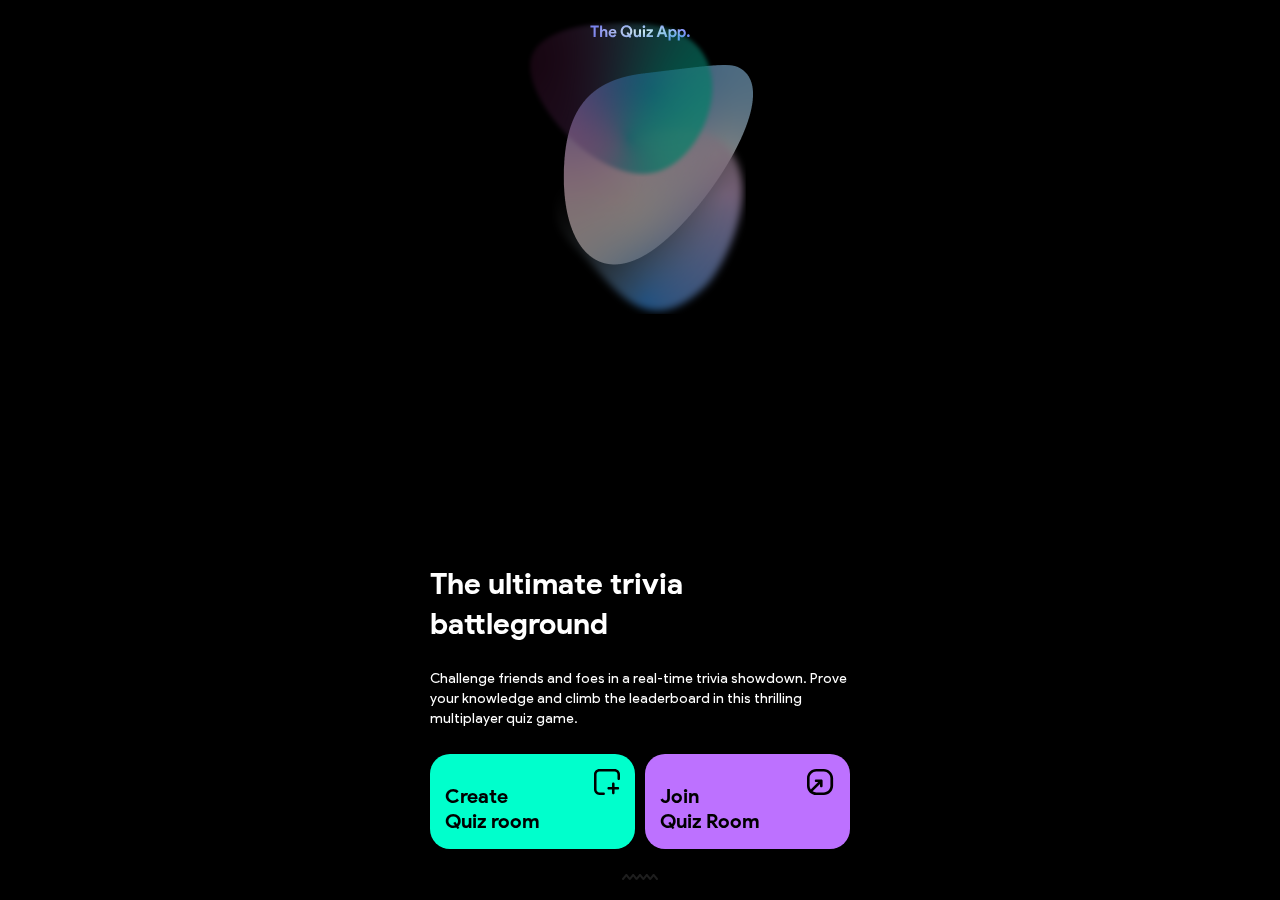
<file: index.html>
<!DOCTYPE html>
<html lang="en">
  <head>
    <meta charset="UTF-8" />
    <meta name="viewport" content="width=device-width, initial-scale=1.0" />
    <link rel="stylesheet" href="./styles/common.css" />
    <link rel="stylesheet" href="./styles/home.css" />
    <title>Quiz App</title>
  </head>
  <body class="bg-base">
    <div class="fixed top-[20px] min-w-full flex justify-center">
      <img src="./assests/bg-logo.png" />
    </div>
    <div class="max-w-[420px] mx-auto bg-base min-h-screen">
      <div
        class="mobile-home flex flex-col justify-between min-h-screen p-[20px]"
      >
        <img src="./assests/logo.svg" alt="Logo" class="mx-auto w-[7rem]" />
        <div
          class="fixed bottom-[20px] min-w-full px-[20px] flex justify-center left-0"
        >
          <div class="flex flex-col items-center gap-[25px] max-w-[420px]">
            <p class="text-[2rem] leading-[40px] font-bold self-start">
              The ultimate trivia <br />battleground
            </p>
            <p class="text-sm leading-[20px]">
              Challenge friends and foes in a real-time trivia showdown. Prove
              your knowledge and climb the leaderboard in this thrilling
              multiplayer quiz game.
            </p>
            <div class="flex gap-[10px] w-full">
              <a
                href="./pages/createQuiz.html"
                class="quiz-btn bg-[#00FFCC] w-full rounded-[20px] p-[var(--padd)] flex justify-between"
              >
                <p
                  class="text-[#000] font-bold text-[1.3rem] pt-[var(--padd)] leading-[25px]"
                >
                  Create <br />
                  Quiz room
                </p>
                <img
                  src="./assests/createQuiz.svg"
                  alt="create quiz room"
                  class="self-start top-[var(--padd)] right-[var(--padd)]"
                />
              </a>
              <a
                href="./pages/joinRoom.html"
                class="quiz-btn bg-[#BD71FF] w-full rounded-[20px] p-[var(--padd)] flex justify-between"
              >
                <p
                  class="text-[#000] font-bold text-[1.3rem] pt-[var(--padd)] leading-[25px]"
                >
                  Join <br />
                  Quiz Room
                </p>
                <img
                  src="./assests/joinQuiz.svg"
                  alt="join quiz room"
                  class="self-start top-[var(--padd)] right-[var(--padd)]"
                />
              </a>
            </div>
            <img src="./assests/seperater.svg" class="max-w-[50px]" />
            <div
              class="flex gap-[10px] justify-center border-2 rounded-[var(--padd)] border-[#fff] p-[var(--padd)] w-full"
              style="display: none"
            >
              <img src="./assests/que.svg" />
              <p class="quickQuiz">Start a quick quiz</p>
            </div>
          </div>
        </div>
      </div>
    </div>
  </body>
</html>
</file>
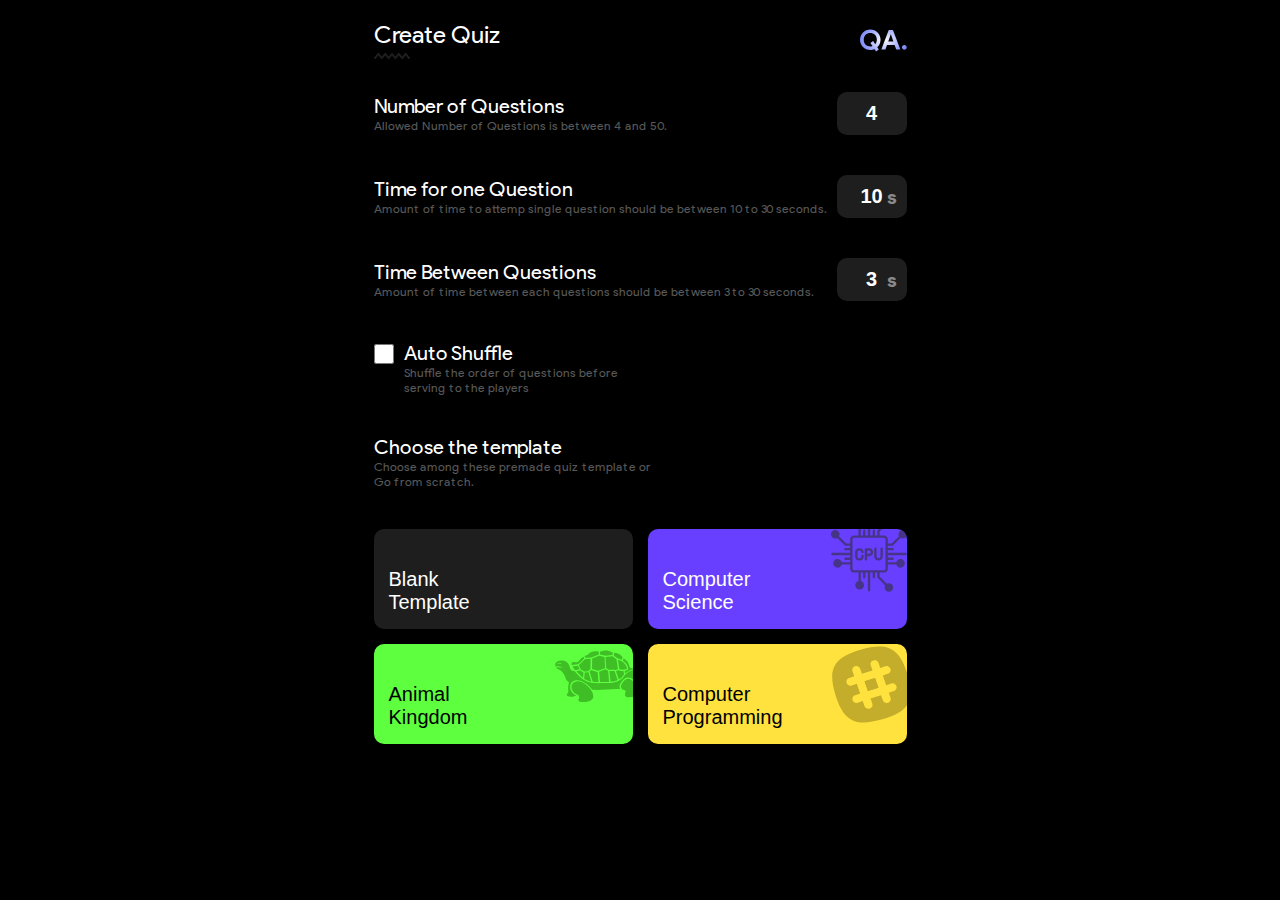
<file: pages/createQuiz.html>
<!DOCTYPE html>
<html lang="en">
  <head>
    <meta charset="UTF-8" />
    <meta name="viewport" content="width=device-width, initial-scale=1.0" />
    <link rel="stylesheet" href="../styles/common.css" />
    <link rel="stylesheet" href="../styles/createQuiz.css" />
    <title>Create Quiz</title>
  </head>
  <body>
    <div class="main-container">
      <header class="header">
        <div>
          <p class="headerTitle">Create Quiz</p>
          <img src="../assests/zigzagLine.svg" />
        </div>
        <img src="../assests/QALogo.svg" alt="Quiz App Logo" class="qaLogo" />
      </header>
      <main class="createQuizMain">
        <div class="queTimeBox">
          <div>
            <p class="headingTitle">Number of Questions</p>
            <p class="subDesc">
              Allowed Number of Questions is between 4 and 50.
            </p>
          </div>
          <input
            type="number"
            class="queTimeInput inputBg"
            value="4"
            id="noOfQue"
          />
        </div>

        <div class="queTimeBox">
          <div>
            <p class="headingTitle">Time for one Question</p>
            <p class="subDesc">
              Amount of time to attemp single question should be between 10 to
              30 seconds.
            </p>
          </div>
          <div class="inSec">
            <input
              type="number"
              class="queTimeInput inputBg"
              value="10"
              id="oneQueTime"
            />
          </div>
        </div>

        <div class="queTimeBox">
          <div>
            <p class="headingTitle">Time Between Questions</p>
            <p class="subDesc">
              Amount of time between each questions should be between 3 to 30
              seconds.
            </p>
          </div>
          <div class="inSec">
            <input
              type="number"
              class="queTimeInput inputBg"
              value="3"
              id="timeBtwQue"
            />
          </div>
        </div>

        <div class="shuffle">
          <input type="checkbox" class="shuffleInput" id="shuffleInput" />
          <div>
            <p class="headingTitle">Auto Shuffle</p>
            <p class="subDesc">
              Shuffle the order of questions before serving to the players
            </p>
          </div>
        </div>

        <div class="queTimeBox">
          <div>
            <p class="headingTitle">Choose the template</p>
            <p class="subDesc temp">
              Choose among these premade quiz template or Go from scratch.
            </p>
          </div>
        </div>

        <div class="quizCardBox">
          <button class="quizCard">
            <p class="cardTitle">
              Blank <br />
              Template
            </p>
            <img src="../assests/tick.svg" class="tickSign hide" />
          </button>

          <button class="quizCard">
            <p class="cardTitle">
              Computer <br />
              Science
            </p>
            <img src="../assests/computer-setting.svg" class="cardImg" />
            <img src="../assests/tick.svg" class="tickSign hide" />
          </button>

          <button class="quizCard">
            <p class="cardTitle blTitle">
              Animal <br />
              Kingdom
            </p>
            <img src="../assests/turtle.svg" class="cardImg" />
            <img src="../assests/tick.svg" class="tickSign hide" />
          </button>

          <button class="quizCard">
            <p class="cardTitle blTitle">
              Computer <br />
              Programming
            </p>
            <img src="../assests/slack.svg" class="cardImg" />
            <img src="../assests/tick.svg" class="tickSign hide" />
          </button>
        </div>
      </main>
    </div>
    <div class="footerOverlay">&nbsp;</div>
    <button class="createQuizNextBtn hide" id="createQuizNextBtn">Next</button>

    <script src="../scripts/createQuiz.js"></script>
  </body>
</html>
</file>
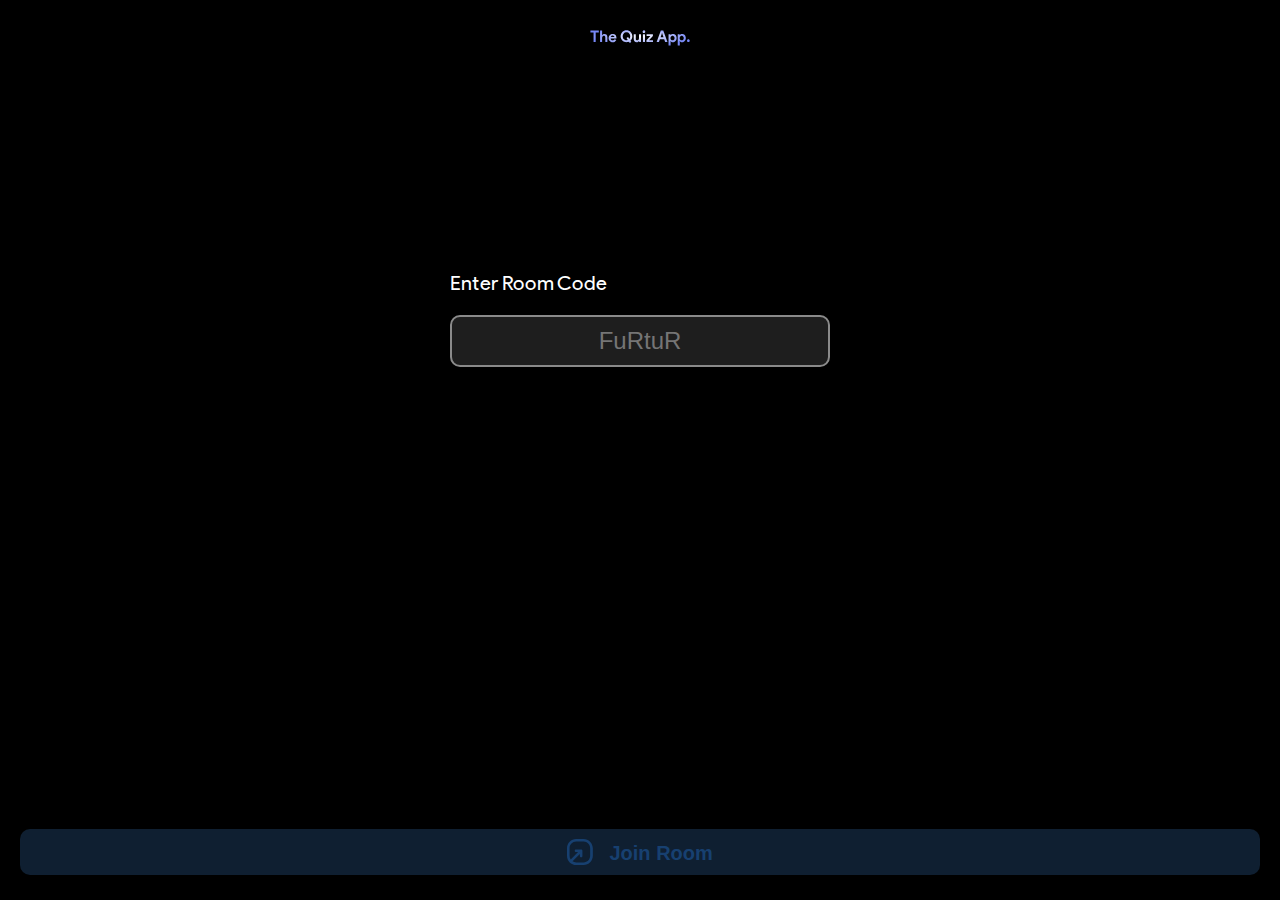
<file: pages/joinRoom.html>
<!DOCTYPE html>
<html lang="en">
  <head>
    <meta charset="UTF-8" />
    <meta name="viewport" content="width=device-width, initial-scale=1.0" />
    <link rel="stylesheet" href="../styles/common.css" />
    <link rel="stylesheet" href="../styles/joinRoom.css" />
    <link rel="stylesheet" href="../styles/loader.css" />
    <title>Join Quiz Room</title>
  </head>
  <body>
    <div class="main-container">
      <div class="logoBox">
        <img
          src="../assests/logo.svg"
          alt="Logo"
          class="mx-auto w-[7rem] logo"
        />
      </div>

      <!--in div, add joinError class to show error message -->
      <div class="contentBox">
        <p class="label">Enter Room Code</p>
        <input
          type="text"
          class="mainInput"
          id="userInput"
          placeholder="FuRtuR"
        />
      </div>

      <div class="mainBtnBox">
        <button
          type="button"
          class="bottomBtn disableBtn hostLoading"
          id="joinBtn"
          disabled
        >
          <div class="loaderBox hide" id="loaderBox">
            <div class="loader"></div>
            <p>Joining</p>
          </div>
          <img src="../assests/joinQuiz.svg" class="hide" id="enableJoinImg" />
          <img
            src="../assests/disableJoinQuiz.svg"
            class="disableJoin"
            id="disableJoinImg"
          />
          <p class="btnTitle">Join Room</p>
        </button>
      </div>
    </div>
    <script type="module" src="../scripts/joinRoom.js"></script>
  </body>
</html>
</file>
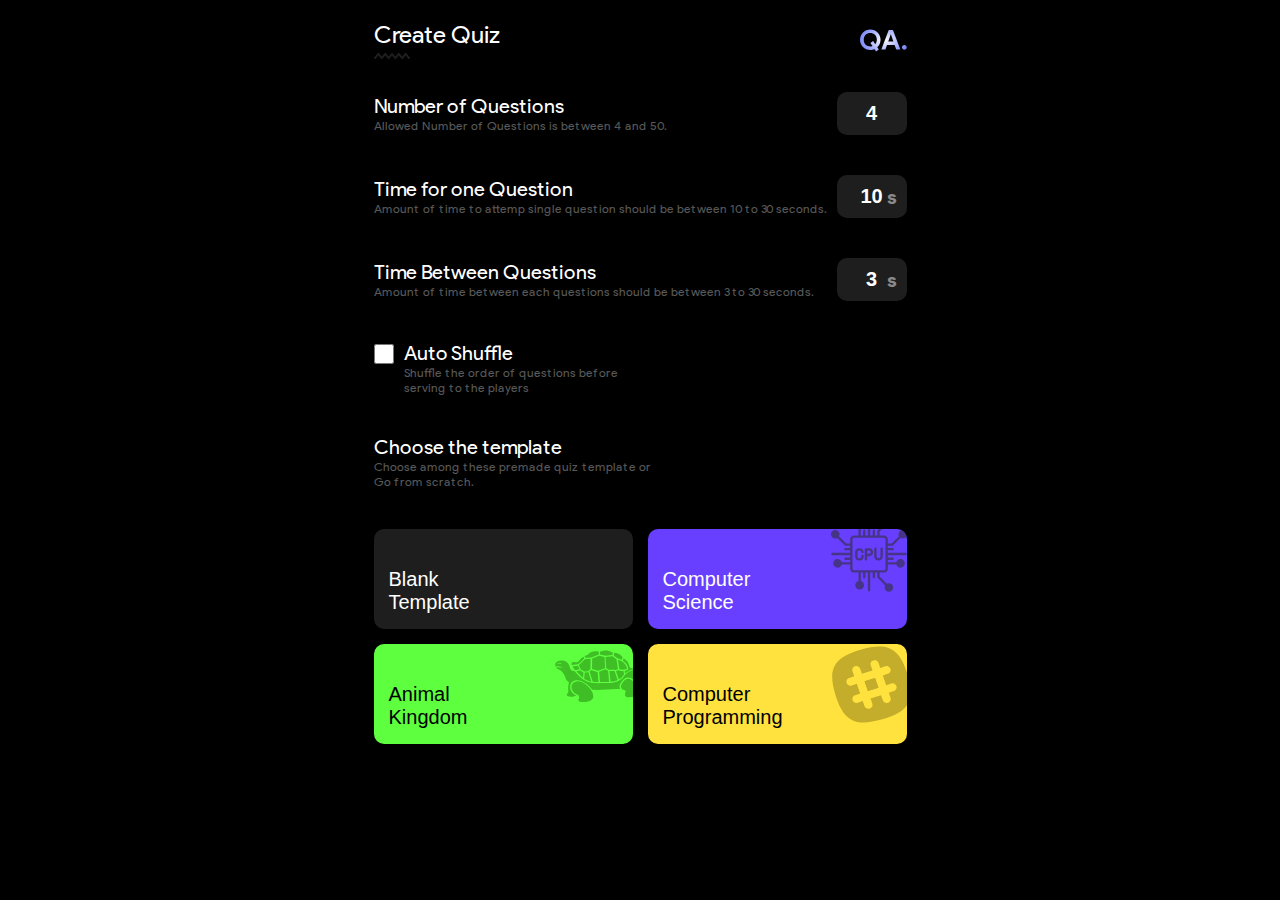
<file: pages/quizBlank.html>
<!DOCTYPE html>
<html lang="en">
  <head>
    <meta charset="UTF-8" />
    <meta name="viewport" content="width=device-width, initial-scale=1.0" />
    <link rel="stylesheet" href="../styles/quizBlank.css" />
    <link rel="stylesheet" href="../styles/common.css" />
    <link rel="stylesheet" href="../styles/loader.css" />
    <script type="module" src="../scripts/quizBlank.js" defer></script>
    <title>Create Quiz</title>
  </head>
  <body>
    <div class="main-container">
      <header class="header">
        <div>
          <p class="headerTitle">Create Quiz</p>
          <img src="../assests/zigzagLine.svg" />
        </div>
        <img src="../assests/QALogo.svg" alt="Quiz App Logo" class="qaLogo" />
      </header>
      <div class="quesCounterBox">
        <div class="queCounter">
          <p id="counter">0/8</p>
          <p>Questions</p>
        </div>
        <!-- <button class="aiGenerate">
          <img
            src="../assests/sparkle.svg"
            alt="AI Help to generate questions"
          />
        </button> -->
      </div>

      <!-- if no question then remove hide class-->
      <!-- <div class="noQuesNote">
        <p>No Questions Added Yet</p>
        <p>Add new question or <span>Generate</span> using AI</p>
      </div> -->

      <!-- question container -->
      <div class="allQuesBox" id="allQuesBox">
        <!-- <div class="quesBox"> -->
        <!-- quesBox contain one question with their option and correct option to select-->
        <!-- <div class="queSet">
            <p class="queSl">1.</p>
            <input
              type="text"
              class="question"
              placeholder="Write Your Question"
            />
            <img
              src="/assests/queDrag.svg"
              alt="Drag question"
              class="queDrag"
            />
          </div> -->

        <!-- options for the question -->
        <!-- <div class="optionBox">
            <div class="queSet">
              <p class="queSl">A.</p>
              <input type="text" class="question" placeholder="Option A" />
              <img
                src="/assests/optionDrag.svg"
                alt="Drag question"
                class="optionDrag"
              />
            </div>
            <div class="queSet">
              <p class="queSl">B.</p>
              <input type="text" class="question" placeholder="Option B" />
              <img
                src="/assests/optionDrag.svg"
                alt="Drag question"
                class="optionDrag"
              />
            </div>
            <div class="queSet">
              <p class="queSl">C.</p>
              <input type="text" class="question" placeholder="Option C" />
              <img
                src="/assests/optionDrag.svg"
                alt="Drag question"
                class="optionDrag"
              />
            </div>
            <div class="queSet">
              <p class="queSl">D.</p>
              <input type="text" class="question" placeholder="Option D" />
              <img
                src="/assests/optionDrag.svg"
                alt="Drag question"
                class="optionDrag"
              />
            </div>
          </div>

          <div class="correctOptionBox">
            <p class="headingTitle">Choose Correct Option</p>
            <div class="correctOpt">
              <button class="activeOption">A</button>
              <button>B</button>
              <button>C</button>
              <button>D</button>
            </div>
          </div>
        </div> -->
      </div>
      <!-- end of question container -->

      <div class="actionBtnBox">
        <div class="actionBtn">
          <button class="queDeleteBtn invisible" id="queDeleteBtn">
            <img src="../assests/delete.svg" alt="Add Question" />
          </button>
          <button class="addQues hide" id="addQues">
            <img src="../assests/addBtn.svg" alt="Add Question" />
          </button>
          <button class="hostQuiz hostLoading" id="hostQuiz">
            <div class="loaderBox hide" id="loaderBox">
              <div class="loader"></div>
              <p>Hosting</p>
            </div>
            <div class="hostImg">
              <img src="../assests/host.svg" /> Host Quiz
            </div>
          </button>
        </div>
      </div>

      <div class="aiOverlay hide" id="aiOverlay">
        <div class="aiBox">
          <div class="loading hostLoading">
            <div class="loader"></div>
            <p>Generating Question</p>
          </div>
          <button class="cancelAiQue" id="cancelAiQue">Cancel</button>
        </div>
      </div>
    </div>
  </body>
</html>
</file>
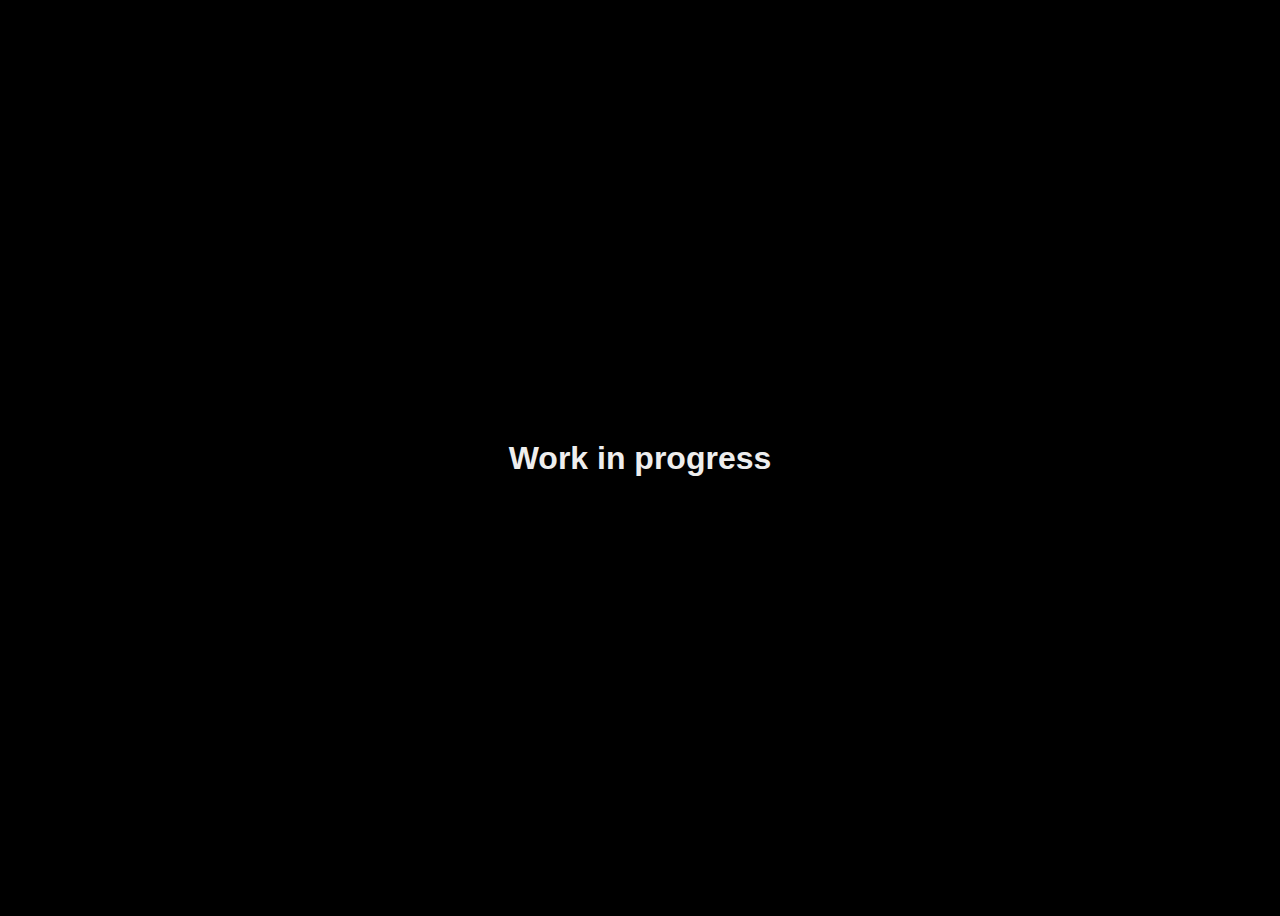
<file: pages/stillProgress.html>
<!DOCTYPE html>
<html lang="en">
  <head>
    <meta charset="UTF-8" />
    <meta name="viewport" content="width=device-width, initial-scale=1.0" />
    <title>Work in progress</title>
    <style>
      body {
        font-family: sans-serif;
        background-color: #000;
        color: #eee;
        display: flex;
        justify-content: center;
        align-items: center;
        min-height: 100vh;
      }
    </style>
  </head>
  <body>
    <h1>Work in progress</h1>
  </body>
</html>
</file>
<file: styles/common.css>
@font-face {
  font-family: "Product Sans";

  src: local("Product Sans Bold"), local("ProductSans-Bold"),
    url("/assests/fonts/subset-ProductSans-Bold.woff2") format("woff2"),
    url("/assests/fonts/subset-ProductSans-Bold.woff") format("woff");

  font-weight: bold;

  font-style: normal;

  font-display: swap;
}

@font-face {
  font-family: "Product Sans";

  src: local("Product Sans"), local("ProductSans-Regular"),
    url("/assests/fonts/subset-ProductSans-Regular.woff2") format("woff2"),
    url("/assests/fonts/subset-ProductSans-Regular.woff") format("woff");

  font-weight: normal;

  font-style: normal;

  font-display: swap;
}

@font-face {
  font-family: "Product Sans";

  src: local("Product Sans Italic"), local("ProductSans-Italic"),
    url("/assests/fonts/subset-ProductSans-Italic.woff2") format("woff2"),
    url("/assests/fonts/subset-ProductSans-Italic.woff") format("woff");

  font-weight: normal;

  font-style: italic;

  font-display: swap;
}

@font-face {
  font-family: "Product Sans";

  src: local("Product Sans Bold Italic"), local("ProductSans-BoldItalic"),
    url("/assests/fonts/subset-ProductSans-BoldItalic.woff2") format("woff2"),
    url("/assests/fonts/subset-ProductSans-BoldItalic.woff") format("woff");

  font-weight: bold;

  font-style: italic;

  font-display: swap;
}

* {
  margin: 0;
  padding: 0;
  box-sizing: border-box;
}

html {
  font-size: 62.5%;
  font-family: "Product Sans", sans-serif;
}

:root {
  --padd: 15px;
  --color: #fff;
  --enableBtn: #3e98ff;
  --disableBtn: #0f1f31;
  --disableBtnText: #174070;
  --inputBorderColor: #8a8a8a;
  --inputBgColor: #1e1e1e;
  --inputPadding: 10px 15px;
  --inputRadius: 10px;
  --onlinePlayerBg: #1e1e1e;
  --main: #000;
  /* --oflinePlayerBg: #0c0c0c; */
}

::-webkit-inner-spin-button {
  display: none;
}

input[type="number"]::-webkit-outer-spin-button,
input[type="number"]::-webkit-inner-spin-button {
  -webkit-appearance: none;
  margin: 0;
}

input[type="number"] {
  appearance: none;
  -moz-appearance: textfield;
}

input:focus {
  outline: 1px solid #fff;
}

button {
  border: none;
}

body {
  display: flex;
  justify-content: center;
  color: #fff;
  background-color: #000;
  min-height: 100vh;
}

.main-container {
  min-width: 420px;
  min-height: 100vh;
  padding: 20px;
}

.logoBox {
  display: flex;
  padding: 10px;
}

.logo {
  width: 10rem;
  margin: 0 auto;
}

.mainBtnBox {
  display: flex;
  justify-content: center;
  position: fixed;
  left: 0;
  padding: 0 20px;
  bottom: 25px;
  width: 100%;
}

.headingTitle {
  font-size: 2rem;
}

.enableBtn {
  background-color: var(--enableBtn);
}

.disableBtn {
  background-color: var(--disableBtn);
  color: var(--disableBtnText);
}

.btnTitle {
  font-weight: 600;
  padding-top: 3px;
}

.contentBox {
  position: relative;
  top: 25%;
}

.disableJoin {
  height: 2.6rem;
}

.inputBg {
  background-color: var(--inputBgColor);
  border: none;
  color: #fff;
}

.inputBg:focus {
  outline: none;
}

.header {
  display: flex;
  justify-content: space-between;
  align-items: center;
  gap: 10px;
}

.header {
  margin-bottom: 30px;
}

.headerTitle {
  font-size: 2.4rem;
}

.qaLogo {
  height: 2.4rem;
}

body {
  background: #000;
}

.actionBtnBox {
  background-image: linear-gradient(transparent, #000);
  display: flex;
  justify-content: center;
  position: fixed;
  left: 0;
  bottom: 0;
  width: 100%;
  height: 11rem;
  padding-top: 3rem;
  pointer-events: none;
}

.actionBtn {
  display: flex;
  align-items: center;
  justify-content: flex-end;
  gap: 10px;
  width: 420px;
  padding: 0 20px;
}

.actionBtn button {
  cursor: pointer;
  pointer-events: all;
}

.hostQuiz {
  display: flex;
  align-items: center;
  gap: 5px;
  font-size: 1.6rem;
  font-weight: 550;
  padding: 10px 20px;
  border-radius: 4rem;
  background-color: #3e98ff;
}

.queDeleteBtn {
  background-color: #e82b2b;
  height: 48px;
  width: 48px;
  border-radius: 1.2rem;
}

.addQues,
.lobbyEdit {
  display: flex;
  justify-content: center;
  align-items: center;
  height: 48px;
  width: 48px;
  border: none;
}

.avatarBox {
  /* background-color: #2e2e2e; */
  background-size: cover;
  background-repeat: no-repeat;
  display: flex;
  align-items: center;
  justify-content: center;
  padding: 2px;
  border-radius: 10px;
  height: 5rem;
  width: 5rem;
}

/* .avatarBox > img {
  height: 100%;
  width: 100%;
} */

.hostLoading {
  position: relative;
}

.loaderBox {
  position: absolute;
  top: -1%;
  left: -1%;
  width: 102%;
  height: 102%;
  border-radius: 4rem;
  background-color: #070d14;
  color: #7687f6;
  display: flex;
  align-items: center;
  justify-content: center;
  gap: 10px;
  padding: 5px;
}

@media only screen and (max-width: 420px) {
  .main-container {
    min-width: unset;
    width: 100%;
    transform: unset;
    margin: unset;
  }
}

.remove {
  animation: removeCard 300ms forwards;
}

@keyframes removeCard {
  0% {
    transform: translateX(0);
  }

  100% {
    transform: translateX(-140%);
  }
}

.error {
  outline: 1px solid red;
}

.hide {
  display: none;
}

.invisible {
  visibility: hidden;
}
</file>
<file: styles/home.css>
.fixed {
  position: fixed;
}

.bottom-\[20px\] {
  bottom: 20px;
}

.left-0 {
  left: 0px;
}

.right-\[var\(--padd\)\] {
  right: var(--padd);
}

.top-\[20px\] {
  top: 20px;
}

.top-\[var\(--padd\)\] {
  top: var(--padd);
}

.mx-auto {
  margin-left: auto;
  margin-right: auto;
}

.flex {
  display: flex;
}

.min-h-screen {
  min-height: 100vh;
}

.w-\[7rem\] {
  width: 10rem;
  margin-top: 5px;
}

.w-full {
  width: 100%;
}

.min-w-full {
  min-width: 100%;
}

.max-w-\[420px\] {
  max-width: 420px;
}

.max-w-\[50px\] {
  max-width: 50px;
}

.flex-col {
  flex-direction: column;
}

.items-center {
  align-items: center;
}

.justify-center {
  justify-content: center;
}

.justify-between {
  justify-content: space-between;
}

.gap-\[10px\] {
  gap: 10px;
}

.gap-\[25px\] {
  gap: 25px;
}

.self-start {
  align-self: flex-start;
}

.rounded-\[20px\] {
  border-radius: 20px;
}

.rounded-\[var\(--padd\)\] {
  border-radius: var(--padd);
}

.border-2 {
  border: 2px solid #fff;
}

.border-\[\#fff\] {
  --tw-border-opacity: 1;
  border-color: rgb(255 255 255 / var(--tw-border-opacity));
}

.bg-\[\#00FFCC\] {
  --tw-bg-opacity: 1;
  background-color: rgb(0 255 204 / var(--tw-bg-opacity));
}

.bg-\[\#BD71FF\] {
  --tw-bg-opacity: 1;
  background-color: rgb(189 113 255 / var(--tw-bg-opacity));
}

.bg-base {
  --tw-bg-opacity: 1;
  background-color: rgb(0 0 0 / var(--tw-bg-opacity));
}

.p-\[20px\] {
  padding: 20px;
}

.p-\[var\(--padd\)\] {
  padding: var(--padd);
}

.px-\[20px\] {
  padding-left: 20px;
  padding-right: 20px;
}

.pt-\[var\(--padd\)\] {
  padding-top: var(--padd);
}

.text-\[1\.3rem\] {
  font-size: 2rem;
}

.text-\[2rem\] {
  font-size: 3rem;
}

.text-sm {
  font-size: 1.4rem;
  line-height: 1.25rem;
}

.font-bold {
  font-weight: 700;
}

.leading-\[20px\] {
  line-height: 20px;
}

.leading-\[25px\] {
  line-height: 25px;
}

.leading-\[40px\] {
  line-height: 40px;
}

.text-\[\#000\] {
  --tw-text-opacity: 1;
  color: rgb(0 0 0 / var(--tw-text-opacity));
}

.text-\[var\(--color\)\] {
  color: var(--color);
}

.quickQuiz {
  font-size: 1.6rem;
}

.quiz-btn {
  text-decoration: none;
  /* max-height: 9rem; */
}

@media only screen and (max-width: 370px) {
  .quiz-btn {
    padding: 10px 15px;
  }

  .quiz-btn p {
    font-size: 1.6rem;
  }

  .quiz-btn img {
    width: 2.3rem;
  }
}
</file>
<file: styles/createQuiz.css>
.createQuizMain {
  display: flex;
  flex-direction: column;
  gap: 40px;
  padding-bottom: 20px;
}

.queTimeBox {
  display: flex;
  justify-content: space-between;
  align-items: center;
  gap: 10px;
}

.header {
  margin-bottom: 30px;
}

.headerTitle {
  font-size: 2.4rem;
}

.qaLogo {
  height: 2.4rem;
}

.subDesc {
  font-size: 1.2rem;
  color: #585858;
}

.queTimeInput {
  font-size: 2rem;
  padding: 10px;
  max-width: 70px;
  border-radius: 1rem;
  text-align: center;
  font-weight: 550;
}

.inSec {
  position: relative;
}

.inSec::before {
  content: "s";
  position: absolute;
  top: 50%;
  transform: translateY(-50%);
  font-size: 2rem;
  right: 10px;
  color: #8a8a8a;
  font-weight: 550;
}

.shuffle {
  display: flex;
  gap: 10px;
}

.shuffle > input {
  height: 20px;
  width: 20px;
  margin-top: 3px;
  margin-bottom: auto;
}

.shuffle .subDesc,
.temp {
  width: 75%;
}

.quizCardBox {
  display: grid;
  grid-template-columns: 1fr 1fr;
  gap: 15px;
}

.quizCard {
  color: var(--color);
  text-align: left;
  height: 100px;
  padding: 15px;
  border-radius: 1rem;
  cursor: pointer;
  border: none;
  position: relative;
  overflow: hidden;
}

.cardTitle {
  font-size: 2rem;
  position: absolute;
  bottom: 15px;
  z-index: 1;
}

.quizCard:nth-child(1) {
  background-color: var(--inputBgColor);
}

.quizCard:nth-child(2) {
  background-color: #683eff;
}

.quizCard:nth-child(3) {
  background-color: #5eff3e;
}

.quizCard:nth-child(4) {
  background-color: #ffe23e;
}

.cardImg {
  position: absolute;
  top: 0;
  right: 0;
}

.blTitle {
  color: #000;
}

.footerOverlay {
  background-image: linear-gradient(transparent, #000 95%);
  height: 70px;
  width: 100%;
  position: fixed;
  bottom: -10px;
  left: 0;
  pointer-events: none;
}

.active-card {
  outline: 2px solid var(--color);
}

.tickSign {
  position: absolute;
  top: 10px;
  right: 10px;
}

.createQuizNextBtn {
  position: fixed;
  bottom: 40px;
  left: 50%;
  transform: translateX(-50%);
  font-size: 2rem;
  padding: 20px 40px;
  border-radius: 5rem;
  border: none;
  cursor: pointer;
  z-index: 5;
}

/* .shuffleInput {
  accent-color: white;
} */
</file>
<file: styles/joinRoom.css>
body {
  display: flex;
}

.label {
  font-size: 2rem;
}

.mainInput {
  border: 2px solid var(--inputBorderColor);
  background-color: var(--inputBgColor);
  font-size: 2.4rem;
  border-radius: var(--inputRadius);
  padding: var(--inputPadding);
  text-align: center;
  width: 100%;
  color: var(--color);
  margin-top: 20px;
}

.mainInput:focus {
  outline: none;
}

.bottomBtn {
  display: flex;
  justify-content: center;
  align-items: center;
  gap: 15px;
  width: 100%;
  font-size: 2rem;
  padding: 10px 15px;
  border-radius: 10px;
  border: none;
}

.bottomBtn .loaderBox {
  border-radius: 10px;
  /* margin-top: 1px; */
}

.joinError .mainInput {
  border: 1px solid #ff8484;
  position: relative;
}

.joinError::before {
  color: #ff8484;
  content: "Invalid Room Code";
  width: 100%;
  font-size: 1.6rem;
  position: absolute;
  left: 0;
  bottom: -30px;
  text-align: center;
}
</file>
<file: styles/loader.css>
/* HTML: <div class="loader"></div> */
.loader {
  width: 25px;
  height: 25px;
  padding: 5px;
  border-radius: 50%;
  background: #7687f6;
  --_m: conic-gradient(#0000 10%, #000), linear-gradient(#000 0 0) content-box;
  -webkit-mask: var(--_m);
  mask: var(--_m);
  -webkit-mask-composite: source-out;
  mask-composite: subtract;
  animation: l3 1s infinite linear;
}
@keyframes l3 {
  to {
    transform: rotate(1turn);
  }
}
</file>
<file: styles/quizBlank.css>
input {
  color: var(--color);
}

.main-container {
  display: flex;
  flex-direction: column;
  /* border: 1px solid red; */
}

body > .main-container {
  padding-left: 0;
  padding-right: 0;
}

.header {
  padding: 0 20px;
}

.queCounter,
.quesCounterBox {
  display: flex;
  gap: 5px;
}

.quesCounterBox {
  gap: 10px;
  justify-content: space-between;
  align-items: center;
  font-size: 1.6rem;
  background-color: #0f0f0f;
  padding: 10px 20px;
  margin-bottom: 10px;
  /* transform: scaleX(112%); */
}

.aiGenerate {
  border: none;
  cursor: pointer;
  background-color: transparent;
}

/* style for note div */

/* .noQuesNote {
  display: flex;
  flex: 1;
  flex-direction: column;
  align-items: center;
  justify-content: center;
  gap: 5px;
  padding-bottom: 20%;
} */

/* .noQuesNote > p:first-child {
  font-size: 2rem;
  color: #515151;
}

.noQuesNote > p:last-child {
  color: #323232;
  font-size: 1.4rem;
} */

/* .noQuesNote > p:last-child span {
  border-bottom: 1px solid #323232;
  padding-bottom: 2px;
} */

.allQuesBox {
  margin-top: 1.6rem;
  padding: 0 20px;
}

.quesBox {
  display: flex;
  flex-direction: column;
  gap: 10px;
  margin-bottom: 60px;
}

.quesBox:last-child {
  margin-bottom: 8rem;
}

.queSet {
  display: flex;
  align-items: center;
  gap: 10px;
}

.queSl,
.optSl {
  color: var(--inputBorderColor);
  font-size: 2rem;
}

.question,
.questionOpt {
  display: flex;
  width: 100%;
  /* flex: 1; */
  background-color: var(--inputBgColor);
  border: none;
  padding: 12px 20px;
  font-size: 1.4rem;
  border-radius: 1rem;
}

.optionBox {
  display: flex;
  flex-direction: column;
  gap: 10px;
  padding: 0 25px;
  pointer-events: none;
  /* margin-bottom: 10px; */
  /* margin-bottom: 10px; */
}

.optionBox input {
  pointer-events: all;
}

.queDrag,
.optionDrag {
  cursor: pointer;
  display: none;
}

.correctOptionBox {
  display: flex;
  flex-direction: column;
  align-items: center;
  margin-top: 20px;
  pointer-events: none;
}

.correctOptionBox p {
  margin-bottom: 10px;
}

.correctOpt {
  display: flex;
  gap: 10px;
  padding: 10px;
  border-radius: 5px;
}

.correctOpt > button {
  background-color: var(--inputBgColor);
  color: var(--color);
  display: flex;
  justify-content: center;
  align-items: center;
  font-size: 1.6rem;
  height: 40px;
  width: 40px;
  border-radius: 5px;
  cursor: pointer;
  pointer-events: all;
}

.correctOpt .activeOption {
  background-color: #249f62;
}

.addQues {
  background: radial-gradient(#000 40%, transparent, transparent);
}

/* .actionBtn button {
  cursor: pointer;
  pointer-events: all;
} */

/* .actionBtnBox {
  background-image: linear-gradient(transparent, #000);
  display: flex;
  justify-content: center;
  position: fixed;
  left: 0;
  bottom: 0;
  width: 100%;
  height: 11rem;
  padding-top: 3rem;
  pointer-events: none;
} */

/* .actionBtn {
  display: flex;
  align-items: center;
  justify-content: flex-end;
  gap: 10px;
  width: 420px;
  padding: 0 20px;
} */

/* .hostQuiz {
  display: flex;
  align-items: center;
  gap: 5px;
  font-size: 1.6rem;
  font-weight: 550;
  padding: 10px 20px;
  border-radius: 4rem;
  background-color: #3e98ff;
} */

/* .queDeleteBtn {
  background-color: #e82b2b;
  height: 48px;
  width: 48px;
  border-radius: 1.2rem;
} */

.queSet .question,
.questionOpt {
  width: 100%;
}

.aiOverlay {
  min-height: 100vh;
  min-width: 100vw;
  background-color: #000;
  position: fixed;
  top: 0;
  left: 0;
  display: flex;
  align-items: center;
  justify-content: center;
}

.aiBox {
  display: flex;
  flex-direction: column;
  align-items: center;
  gap: 20px;
}

.loading {
  display: flex;
  flex-direction: column;
  gap: 20px;
  align-items: center;
}

.loading .loader {
  width: 50px;
  height: 50px;
}

.aiBox p {
  font-size: 2rem;
}

.cancelAiQue {
  background-color: #ff3838;
  color: #fff;
  position: absolute;
  bottom: 50px;
  padding: 10px 20px;
  font-size: 2rem;
  border-radius: 5px;
}
</file>
